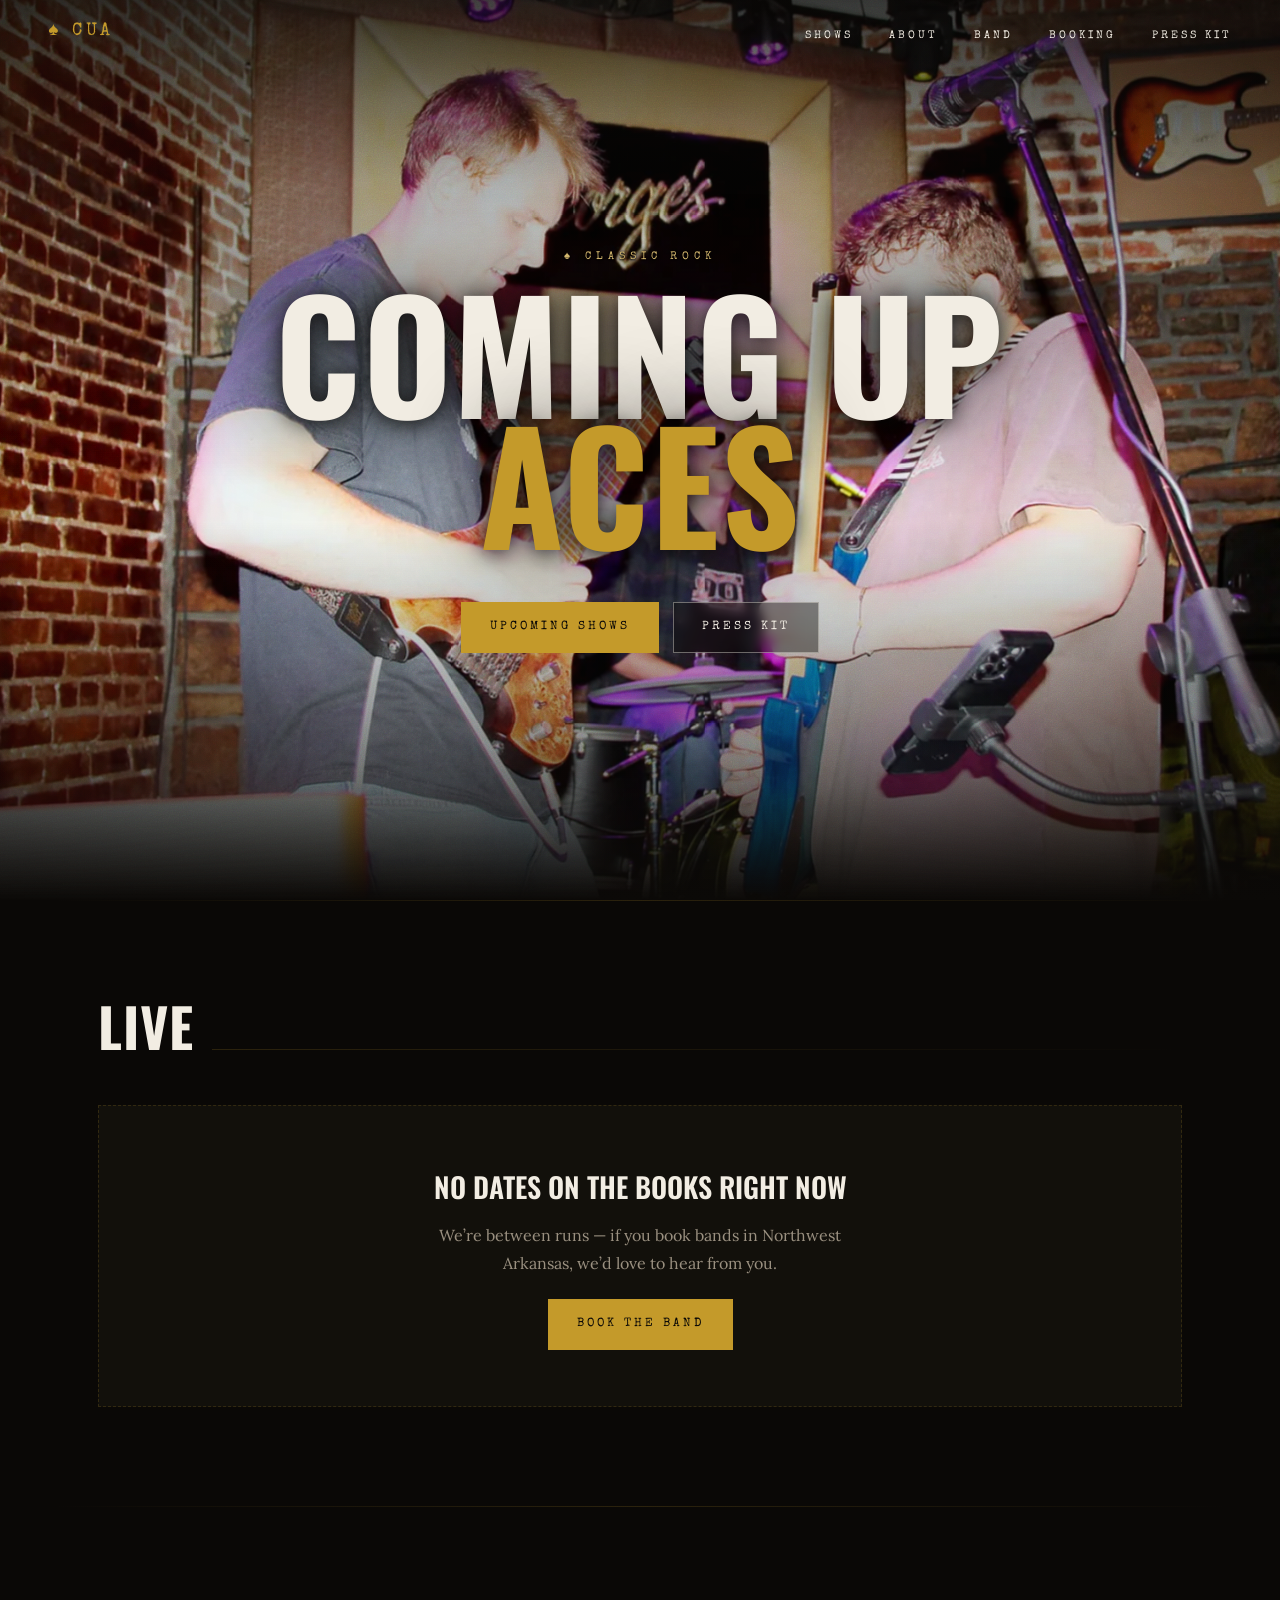
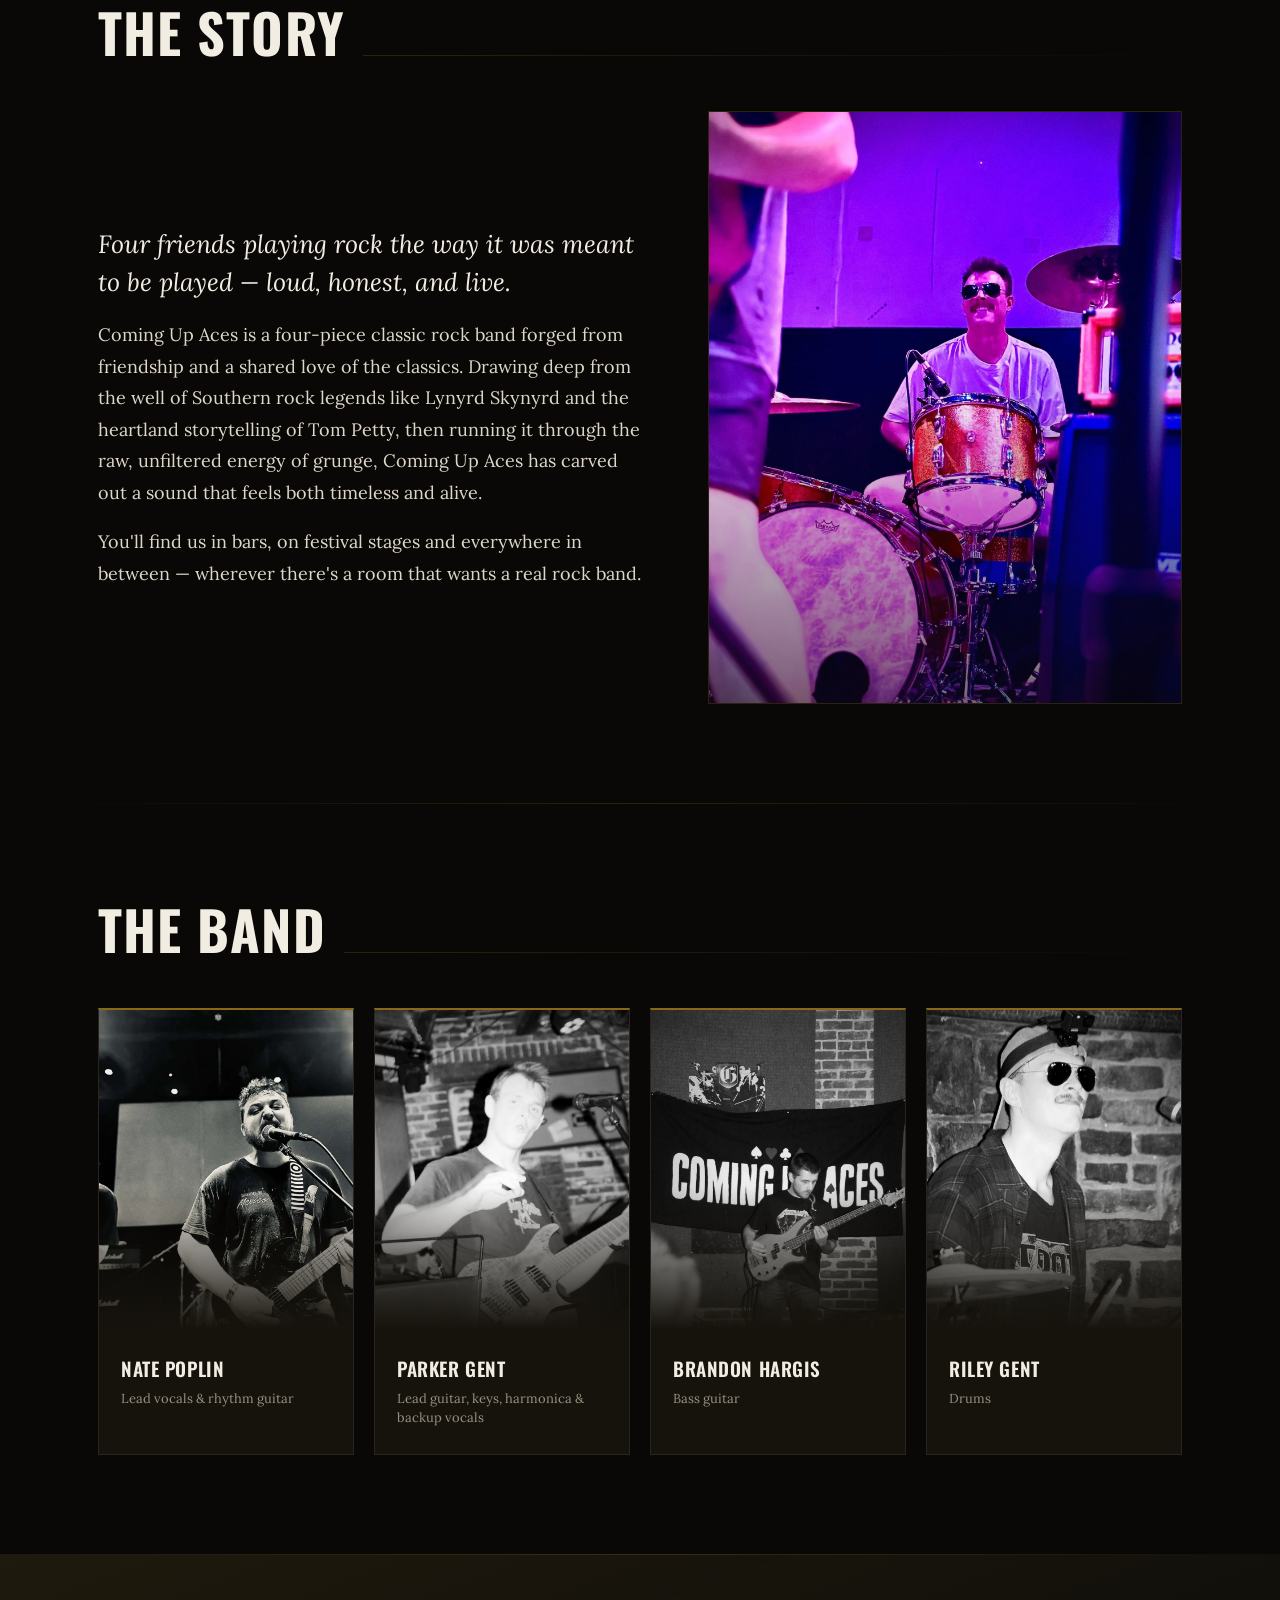
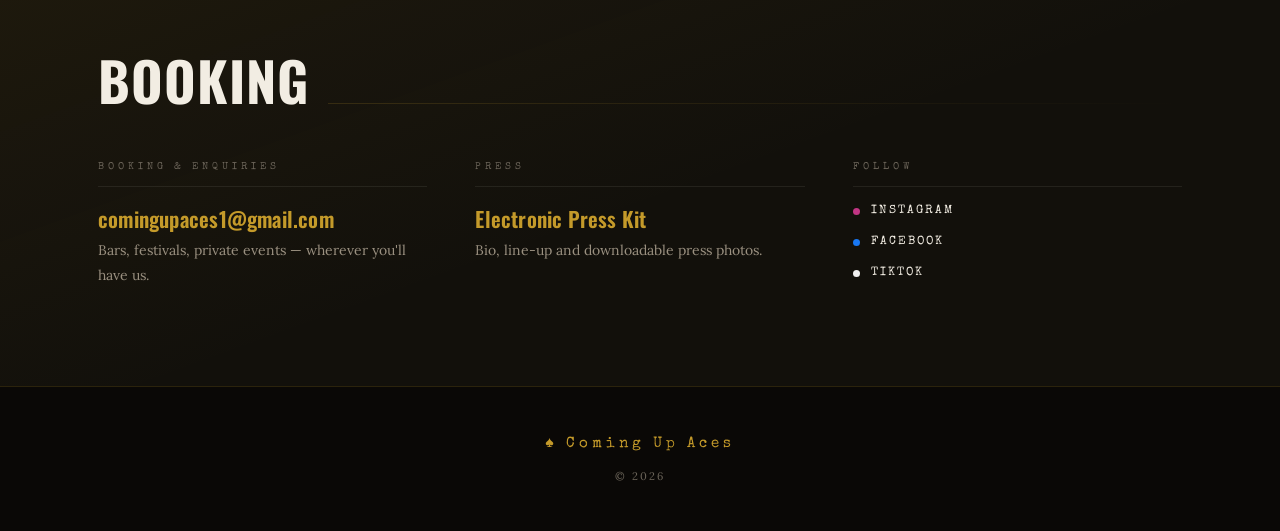
<file: index.html>
<!DOCTYPE html>
<html lang="en">
<head>
<meta charset="UTF-8">
<meta name="viewport" content="width=device-width, initial-scale=1.0">

<title>Coming Up Aces — Classic Rock Band</title>
<meta name="description" content="Coming Up Aces is a four-piece classic rock band — Southern rock roots, heartland storytelling, grunge energy. Upcoming shows, video and booking.">

<!-- Link previews. Without these, comingupaces.net posted to Instagram or sent
     in a text renders as a bare grey link. photos/og.jpg is a stable filename
     regenerated by `cua.py sync-photos`, so it never goes stale. -->
<meta property="og:type" content="website">
<meta property="og:site_name" content="Coming Up Aces">
<meta property="og:title" content="Coming Up Aces — Classic Rock Band">
<meta property="og:description" content="Southern rock roots, heartland storytelling, grunge energy. Upcoming shows, video and booking.">
<meta property="og:url" content="https://comingupaces.net/">
<meta property="og:image" content="https://comingupaces.net/photos/og.jpg">
<meta property="og:image:width" content="1200">
<meta property="og:image:height" content="630">
<meta name="twitter:card" content="summary_large_image">
<meta name="twitter:title" content="Coming Up Aces — Classic Rock Band">
<meta name="twitter:description" content="Southern rock roots, heartland storytelling, grunge energy.">
<meta name="twitter:image" content="https://comingupaces.net/photos/og.jpg">
<meta name="theme-color" content="#0a0806">

<!-- Gold spade on ink, inline so there's no extra request and no binary file. -->
<link rel="icon" href="data:image/svg+xml,%3Csvg xmlns='http://www.w3.org/2000/svg' viewBox='0 0 32 32'%3E%3Crect width='32' height='32' fill='%230a0806'/%3E%3Ctext x='16' y='25' font-size='26' text-anchor='middle' fill='%23C49A2A'%3E%E2%99%A0%3C/text%3E%3C/svg%3E">

<link rel="preconnect" href="https://fonts.googleapis.com">
<link rel="preconnect" href="https://fonts.gstatic.com" crossorigin>
<link href="https://fonts.googleapis.com/css2?family=Oswald:wght@400;600;700&family=Lora:ital,wght@0,400;0,600;1,400&family=Special+Elite&display=swap" rel="stylesheet">

<!-- CUA:HERO-PRELOAD:START -->
    <link rel="preload" as="image" href="photos/gallery/slide-8fb9500a56-2560.webp" imagesrcset="photos/gallery/slide-8fb9500a56-1280.webp 1280w, photos/gallery/slide-8fb9500a56-1920.webp 1920w, photos/gallery/slide-8fb9500a56-2560.webp 2560w" imagesizes="100vw" fetchpriority="high">
    <!-- CUA:HERO-PRELOAD:END -->

<link rel="stylesheet" href="style.css">
</head>
<body>

<a class="skip" href="#main">Skip to content</a>

<nav class="nav">
  <a href="#home" class="nav-logo">&spades; CUA</a>
  <button class="nav-toggle" type="button" aria-expanded="false"
          aria-controls="nav-links" aria-label="Menu"><span></span></button>
  <ul class="nav-links" id="nav-links">
    <li><a href="#shows">Shows</a></li>
    <li><a href="#videos">Videos</a></li>
    <li><a href="#about">About</a></li>
    <li><a href="#band">Band</a></li>
    <li><a href="#booking">Booking</a></li>
    <li><a href="epk.html">Press Kit</a></li>
  </ul>
</nav>

<main id="main">

<!-- ═══ HERO ═══ -->
<section id="home" class="hero grain">
  <!-- Slide 1 ships in the HTML and is preloaded above: the hero photo is this
       page's largest contentful paint, so it must not wait on gallery.json.
       app.js appends the remaining slides and runs the rotation. -->
  <div class="hero-slides" id="hero-slides" aria-hidden="true">
    <!-- CUA:HERO-FIRST:START -->
    <img class="slide is-active" src="photos/gallery/slide-8fb9500a56-2560.webp" srcset="photos/gallery/slide-8fb9500a56-1280.webp 1280w, photos/gallery/slide-8fb9500a56-1920.webp 1920w, photos/gallery/slide-8fb9500a56-2560.webp 2560w" sizes="100vw" alt="Coming Up Aces — twin guitars" fetchpriority="high" decoding="async" style="background-image:url([data-uri]);background-size:cover;background-position:center 32%">
    <!-- CUA:HERO-FIRST:END -->
  </div>
  <div class="hero-scrim"></div>

  <div class="hero-inner">
    <div class="hero-eyebrow eyebrow halo"><span class="spade">&spades;</span>Classic Rock</div>
    <h1 class="hero-name">Coming Up <span>Aces</span></h1>
    <div class="hero-cta">
      <a href="#shows" class="btn btn-solid">Upcoming Shows</a>
      <a href="epk.html" class="btn btn-quiet">Press Kit</a>
    </div>
  </div>

</section>

<!-- ═══ SHOWS ═══ -->
<section id="shows">
  <div class="shell">
    <div class="section-head reveal">
      <h2 class="section-title">Live</h2>
    </div>
    <!-- app.js renders the next show plus the rest of the run in here. -->
    <div id="show-list"></div>
  </div>
</section>

<!-- ═══ VIDEOS ═══ -->
<!-- app.js removes this whole section, and its nav link, when videos.json has
     nothing playable in it. -->
<section id="videos">
  <div class="shell">
    <div class="section-head reveal">
      <h2 class="section-title">Watch</h2>
    </div>
    <div class="video-grid" id="video-grid"></div>
  </div>
</section>

<!-- ═══ ABOUT ═══ -->
<section id="about">
  <div class="shell">
    <div class="section-head reveal">
      <h2 class="section-title">The Story</h2>
    </div>
    <div class="about-grid">
      <div class="about-copy reveal">
        <p class="lede">Four friends playing rock the way it was meant to be played —
          loud, honest, and live.</p>
        <p>Coming Up Aces is a four-piece classic rock band forged from friendship and a
          shared love of the classics. Drawing deep from the well of Southern rock legends
          like Lynyrd Skynyrd and the heartland storytelling of Tom Petty, then running it
          through the raw, unfiltered energy of grunge, Coming Up Aces has carved out a
          sound that feels both timeless and alive.</p>
        <p>You'll find us in bars, on festival stages and everywhere in between —
          wherever there's a room that wants a real rock band.</p>
      </div>
      <div class="about-photo reveal">
        <img src="photos/press-2.webp" alt="Coming Up Aces performing live" loading="lazy" decoding="async">
      </div>
    </div>
  </div>
</section>

<!-- ═══ BAND ═══ -->
<section id="band">
  <div class="shell">
    <div class="section-head reveal">
      <h2 class="section-title">The Band</h2>
    </div>
    <!-- photos/member-*.webp are fixed-name stills written by
         `cua.py optimize-stills`. The .initial letter stays as the fallback the
         card shows underneath while the photo loads, or if one ever 404s. -->
    <div class="band-grid">
      <div class="member reveal">
        <div class="portrait"><span class="initial">N</span>
          <img src="photos/member-nate.webp" alt="Nate Poplin singing live" loading="lazy" decoding="async" width="900" height="1200"></div>
        <div class="member-text">
          <div class="name">Nate Poplin</div>
          <div class="role">Lead vocals &amp; rhythm guitar</div>
        </div>
      </div>
      <div class="member reveal">
        <div class="portrait"><span class="initial">P</span>
          <img src="photos/member-parker.webp" alt="Parker Gent playing lead guitar" loading="lazy" decoding="async" width="900" height="1350"></div>
        <div class="member-text">
          <div class="name">Parker Gent</div>
          <div class="role">Lead guitar, keys, harmonica &amp; backup vocals</div>
        </div>
      </div>
      <div class="member reveal">
        <div class="portrait"><span class="initial">B</span>
          <img src="photos/member-brandon.webp" alt="Brandon Hargis on bass in front of the band banner" loading="lazy" decoding="async" width="900" height="1350"></div>
        <div class="member-text">
          <div class="name">Brandon Hargis</div>
          <div class="role">Bass guitar</div>
        </div>
      </div>
      <div class="member reveal">
        <div class="portrait"><span class="initial">R</span>
          <img src="photos/member-riley.webp" alt="Riley Gent behind the drum kit" loading="lazy" decoding="async" width="900" height="1350"></div>
        <div class="member-text">
          <div class="name">Riley Gent</div>
          <div class="role">Drums</div>
        </div>
      </div>
    </div>
  </div>
</section>

<!-- ═══ BOOKING ═══ -->
<section id="booking" class="booking">
  <div class="shell">
    <div class="section-head reveal">
      <h2 class="section-title">Booking</h2>
    </div>
    <div class="booking-grid">
      <div class="booking-block reveal">
        <div class="label">Booking &amp; Enquiries</div>
        <a class="big" href="mailto:comingupaces1@gmail.com">comingupaces1@gmail.com</a>
        <p>Bars, festivals, private events — wherever you'll have us.</p>
      </div>
      <div class="booking-block reveal">
        <div class="label">Press</div>
        <a class="big" href="epk.html">Electronic Press Kit</a>
        <p>Bio, line-up and downloadable press photos.</p>
      </div>
      <div class="booking-block reveal">
        <div class="label">Follow</div>
        <div class="socials">
          <a class="social" href="https://www.instagram.com/comingupaces_/" target="_blank" rel="noopener">
            <span class="dot" style="background:#C13584;"></span>Instagram
          </a>
          <a class="social" href="https://www.facebook.com/profile.php?id=61589341584705" target="_blank" rel="noopener">
            <span class="dot" style="background:#1877F2;"></span>Facebook
          </a>
          <a class="social" href="https://www.tiktok.com/@coming_up_aces" target="_blank" rel="noopener">
            <span class="dot" style="background:#f0f0f0;"></span>TikTok
          </a>
        </div>
      </div>
    </div>
  </div>
</section>

</main>

<footer class="footer">
  <div class="footer-logo">&spades; Coming Up Aces</div>
  <!-- The #year span is filled in by app.js — keep it. -->
  <div class="footer-text">&copy;&nbsp;<span id="year"></span></div>
</footer>

<script src="app.js"></script>
</body>
</html>
</file>
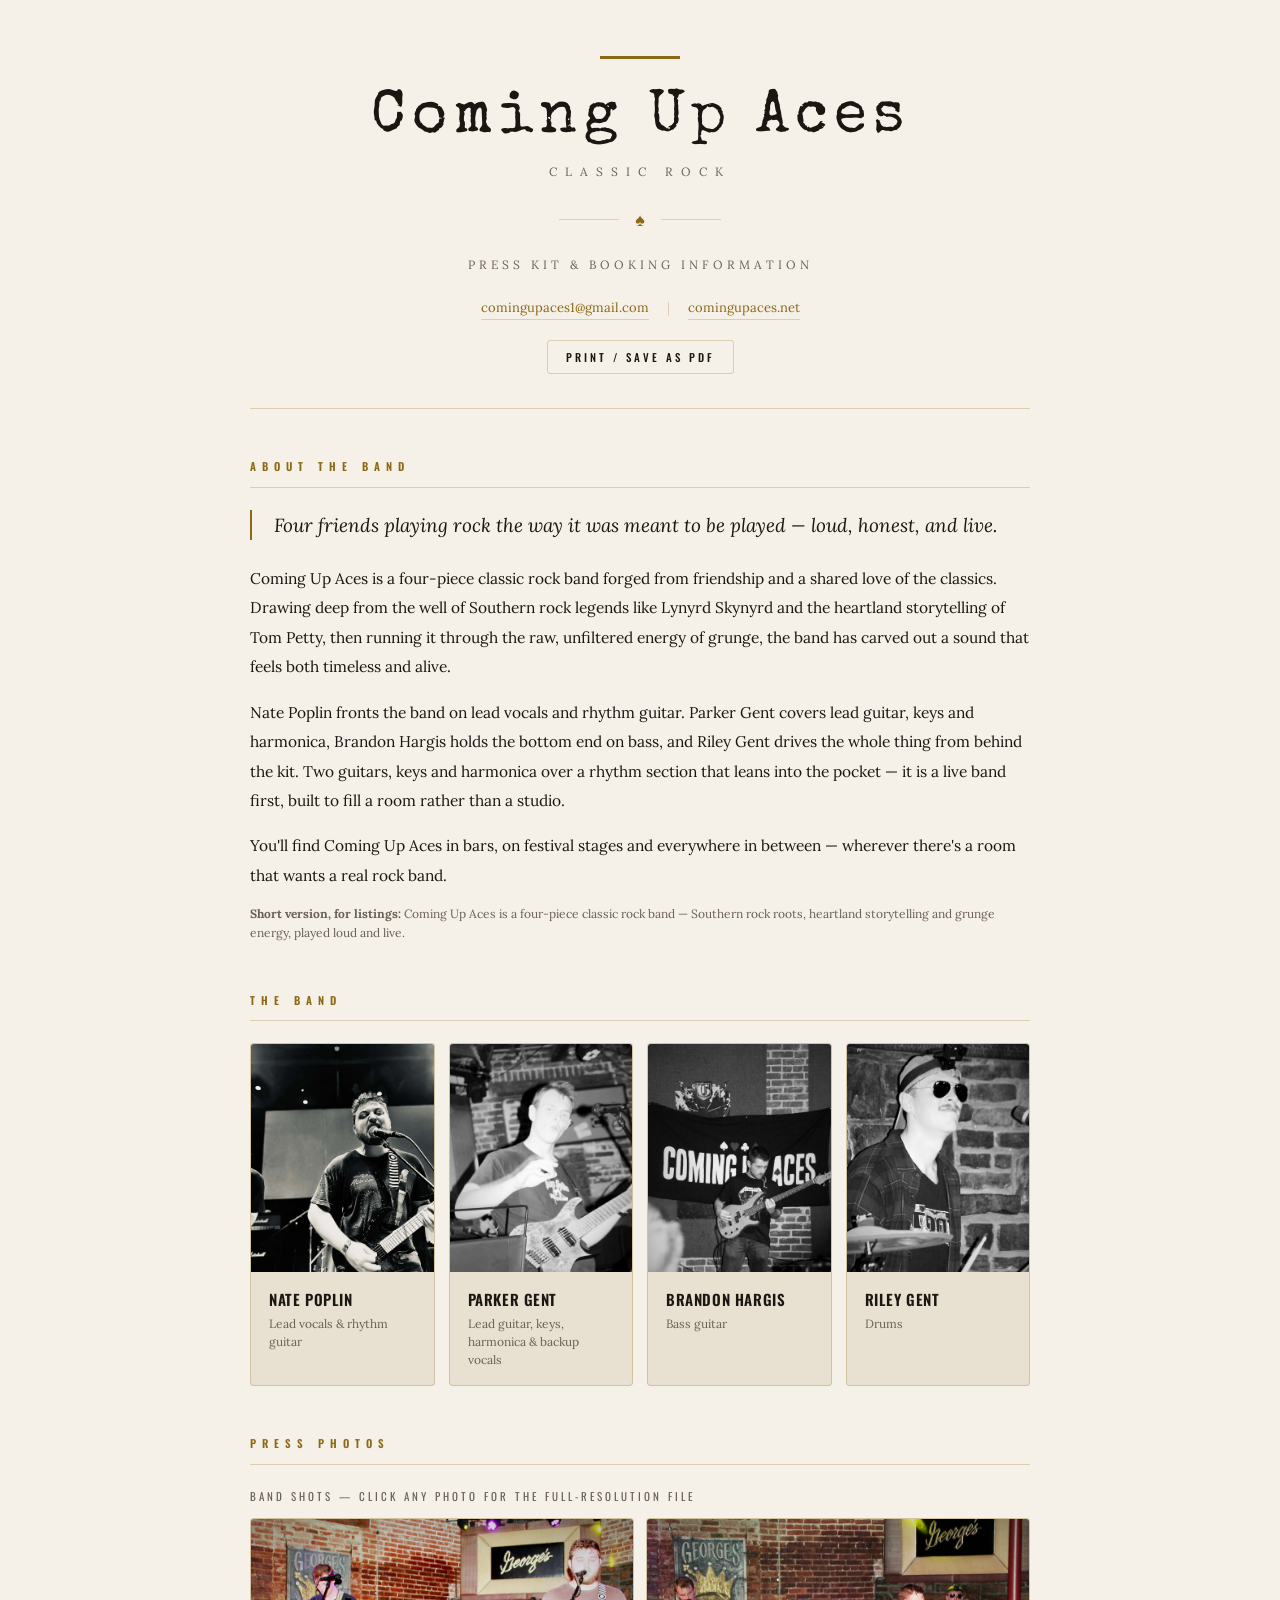
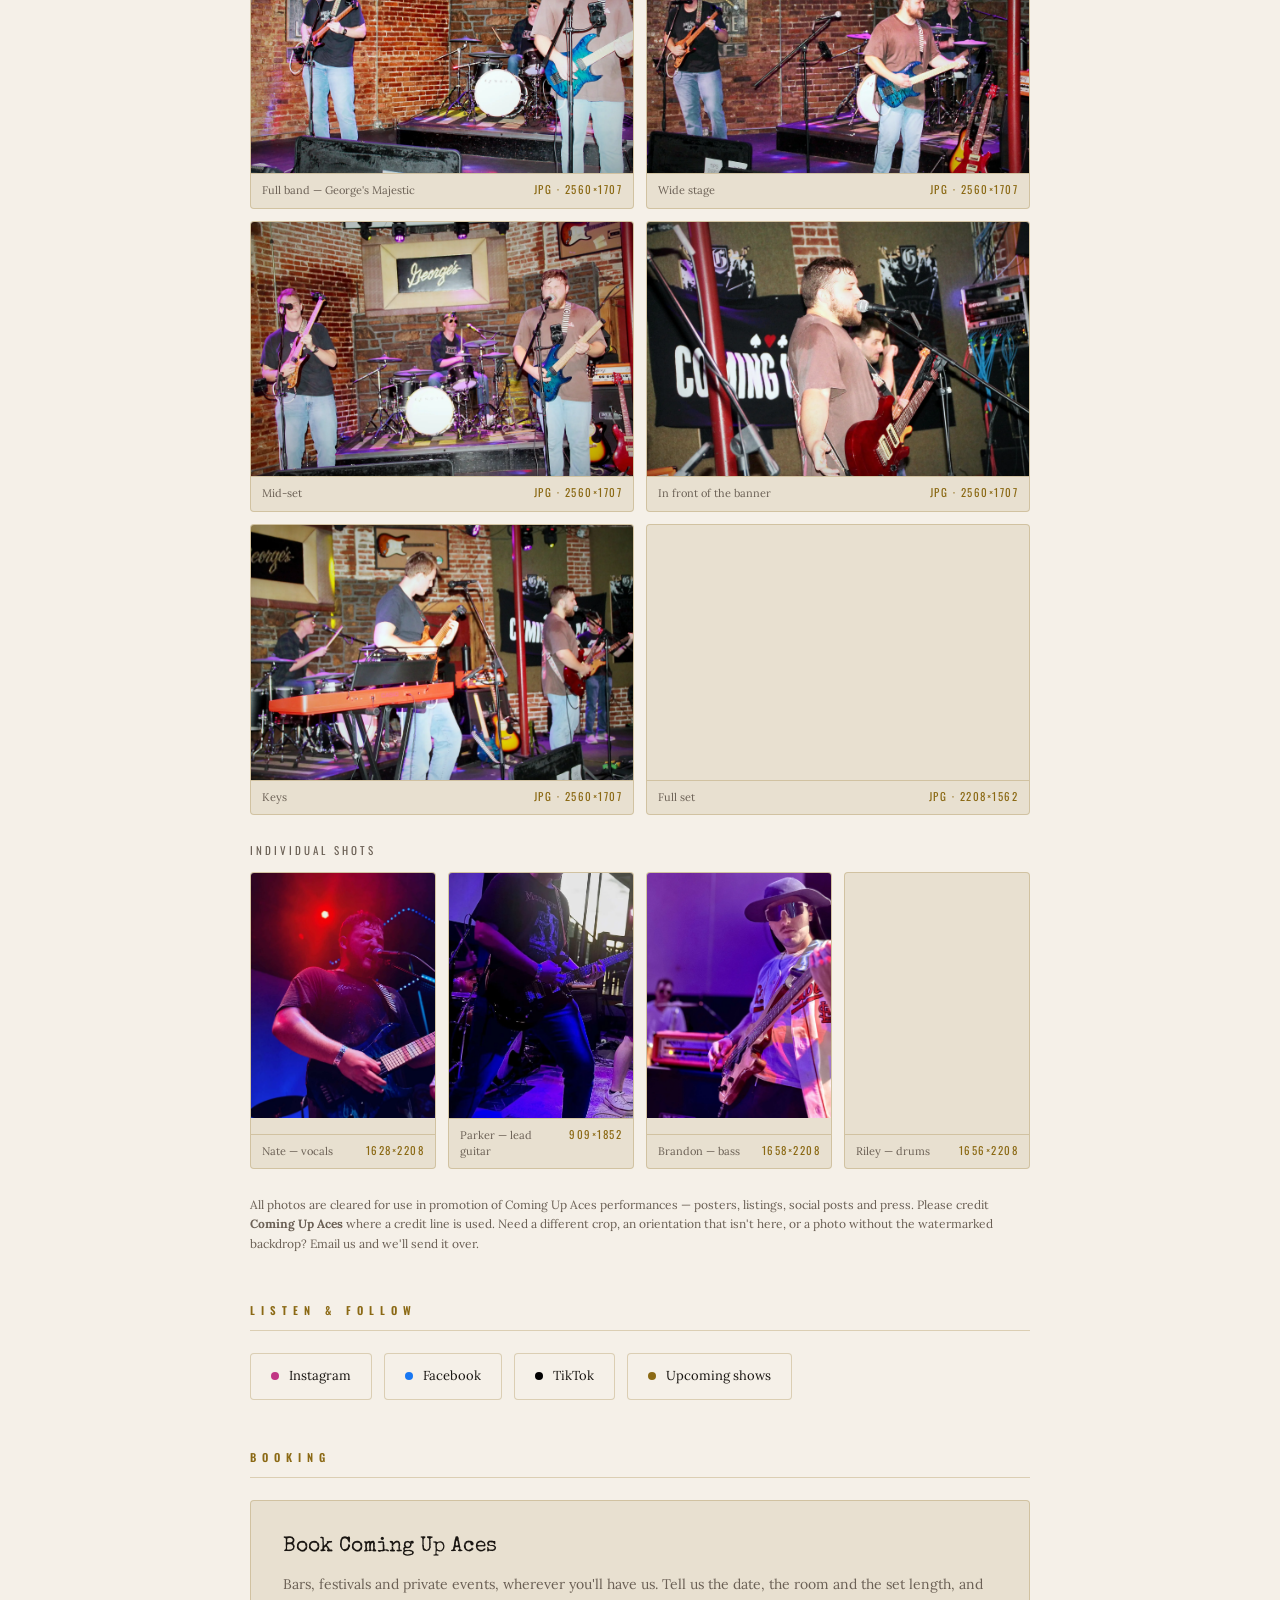
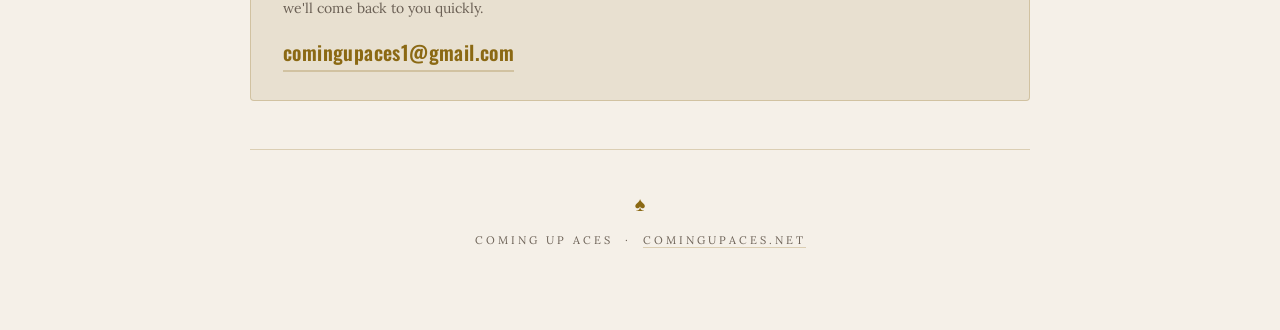
<file: epk.html>
<!DOCTYPE html>
<html lang="en">
<head>
<meta charset="UTF-8">
<meta name="viewport" content="width=device-width, initial-scale=1.0">
<title>Coming Up Aces — Press Kit</title>
<meta name="description" content="Electronic press kit for Coming Up Aces, a four-piece classic rock band: bio, line-up, high-resolution press photos and booking contact.">

<!--
  Photo setup:
  - Fixed-name stills live in /photos: hero, press-1 … press-10, member-<firstname>.
    Replace a file keeping its exact name and capitalisation (Cloud Run is
    case-sensitive), then run: python scripts/cua.py optimize-stills
    That writes the .webp copies this page displays. The .JPG originals stay in
    place because this page links them directly as the hi-res downloads.
  - press-5, 6, 8, 9 and 10 were promoted out of the hero slideshow, so they are
    re-encodes of the 2560px gallery slides rather than camera originals. Drop the
    originals over those names and re-run optimize-stills to upgrade them; nothing
    on this page has to change.

  This page is deliberately a LIGHT, print-oriented theme while the site is
  dark: it exists to be printed or emailed to a venue. Its darker gold
  (#8B6914 — style.css calls the same colour --gold-deep) is the correct
  accent on cream; the site's brighter #C49A2A would wash out here. Same
  palette, different half of it. It keeps its own styles for that reason.

  There is no stage plot here on purpose. A draft one shipped on 2026-09-11 and was
  pulled the same day: it is being built separately and plugged in later, so don't
  re-add an inline copy. See wiki/projects/coming-up-aces.md, "Stage plot (deferred)".
-->

<link rel="icon" href="data:image/svg+xml,%3Csvg xmlns='http://www.w3.org/2000/svg' viewBox='0 0 32 32'%3E%3Crect width='32' height='32' fill='%230a0806'/%3E%3Ctext x='16' y='25' font-size='26' text-anchor='middle' fill='%23C49A2A'%3E%E2%99%A0%3C/text%3E%3C/svg%3E">

<meta property="og:type" content="website">
<meta property="og:site_name" content="Coming Up Aces">
<meta property="og:title" content="Coming Up Aces — Press Kit">
<meta property="og:description" content="Bio, line-up, high-resolution press photos and booking contact.">
<meta property="og:url" content="https://comingupaces.net/epk">
<meta property="og:image" content="https://comingupaces.net/photos/og.jpg">
<meta name="twitter:card" content="summary_large_image">
<meta name="twitter:image" content="https://comingupaces.net/photos/og.jpg">

<link rel="preconnect" href="https://fonts.googleapis.com">
<link rel="preconnect" href="https://fonts.gstatic.com" crossorigin>
<link href="https://fonts.googleapis.com/css2?family=Oswald:wght@500;600&family=Special+Elite&family=Lora:ital,wght@0,400;0,600;1,400&display=swap" rel="stylesheet">
<style>
  *, *::before, *::after { box-sizing: border-box; margin: 0; padding: 0; }

  :root {
    --gold: #8B6914;
    --gold-light: #C49A2A;
    --ink: #1a1612;
    --cream: #f5f0e8;
    --warm-mid: #e8e0d0;
    --muted: #6b6055;
    --border: rgba(139,105,20,0.25);
    --line: rgba(26,22,18,0.12);
    --display: 'Oswald', 'Arial Narrow', sans-serif;
  }

  body {
    background: var(--cream);
    color: var(--ink);
    font-family: 'Lora', Georgia, serif;
    line-height: 1.75;
  }

  a { color: var(--gold); }

  /* ── PAGE WRAPPER ── */
  .page {
    max-width: 860px;
    margin: 0 auto;
    padding: 56px 40px 80px;
  }

  /* ── HEADER ── */
  .header {
    text-align: center;
    padding-bottom: 34px;
    border-bottom: 1px solid var(--border);
    margin-bottom: 48px;
    position: relative;
  }
  .header::before {
    content: '';
    display: block;
    width: 80px;
    height: 3px;
    background: var(--gold);
    margin: 0 auto 30px;
  }
  .band-name {
    font-family: 'Special Elite', serif;
    font-size: 60px;
    letter-spacing: 6px;
    color: var(--ink);
    line-height: 1;
    margin-bottom: 12px;
  }
  .band-sub {
    font-size: 12px;
    letter-spacing: 8px;
    text-transform: uppercase;
    color: var(--muted);
    margin-bottom: 22px;
  }
  .header-rule {
    display: flex;
    align-items: center;
    gap: 16px;
    justify-content: center;
    margin-bottom: 18px;
  }
  .header-rule::before, .header-rule::after {
    content: '';
    display: block;
    width: 60px;
    height: 1px;
    background: var(--border);
  }
  .spade { color: var(--gold); font-size: 18px; }
  .kit-label {
    font-size: 12px;
    letter-spacing: 4px;
    text-transform: uppercase;
    color: var(--muted);
    margin-bottom: 22px;
  }
  /* Contact where a booker looks for it first — the top of page one. */
  .header-contact {
    display: flex;
    flex-wrap: wrap;
    justify-content: center;
    align-items: center;
    gap: 8px 18px;
    font-size: 13px;
    color: var(--muted);
  }
  .header-contact a { text-decoration: none; border-bottom: 1px solid var(--border); }
  .header-contact a:hover { border-bottom-color: var(--gold); }
  .header-contact .sep { color: var(--border); }

  .print-btn {
    display: inline-block;
    margin-top: 20px;
    padding: 8px 18px;
    font-family: var(--display);
    font-weight: 500;
    font-size: 11px;
    letter-spacing: 3px;
    text-transform: uppercase;
    color: var(--ink);
    background: none;
    border: 1px solid var(--border);
    border-radius: 3px;
    cursor: pointer;
  }
  .print-btn:hover { background: var(--warm-mid); }

  /* ── SECTION ── */
  .section { margin-bottom: 48px; }
  .section-label {
    font-family: var(--display);
    font-size: 11px;
    letter-spacing: 6px;
    text-transform: uppercase;
    color: var(--gold);
    font-weight: 600;
    padding-bottom: 10px;
    border-bottom: 1px solid var(--border);
    margin-bottom: 22px;
  }
  .note {
    font-size: 12px;
    color: var(--muted);
    line-height: 1.6;
    margin-top: 14px;
  }

  /* ── BIO ── */
  .bio-lede {
    font-size: 19px;
    font-style: italic;
    line-height: 1.6;
    color: var(--ink);
    border-left: 2px solid var(--gold);
    padding-left: 22px;
    margin-bottom: 24px;
  }
  .bio p { font-size: 15.5px; line-height: 1.9; }
  .bio p + p { margin-top: 16px; }

  /* ── BAND GRID ── */
  .band-grid {
    display: grid;
    grid-template-columns: repeat(auto-fit, minmax(175px, 1fr));
    gap: 14px;
  }
  .member {
    background: var(--warm-mid);
    border: 1px solid var(--border);
    border-radius: 4px;
    overflow: hidden;
  }
  /* 4:5 so the four portraits line up whatever their source framing was. */
  .member-photo {
    display: block;
    width: 100%;
    /* height:auto is load-bearing. The width/height attributes on the img are
       presentational hints; width:100% overrides the width one but the height
       hint survives, pinning the box at 1350px and making aspect-ratio inert. */
    height: auto;
    aspect-ratio: 4 / 5;
    object-fit: cover;
    object-position: center 26%;
    background: var(--warm-mid);
  }
  .member-text { padding: 14px 18px 16px; }
  .member-name {
    font-family: var(--display);
    font-weight: 600;
    font-size: 15px;
    letter-spacing: 0.04em;
    text-transform: uppercase;
    color: var(--ink);
    margin-bottom: 3px;
  }
  .member-role { font-size: 12px; color: var(--muted); line-height: 1.5; }

  /* ── PHOTO GRID ── */
  .grid-heading {
    font-family: var(--display);
    font-size: 11px;
    letter-spacing: 3px;
    text-transform: uppercase;
    color: var(--muted);
    margin-bottom: 12px;
  }
  .grid-heading + .photo-grid { margin-bottom: 26px; }
  .photo-grid { display: grid; gap: 12px; }
  .photo-grid.wide { grid-template-columns: repeat(2, 1fr); }
  .photo-grid.tall { grid-template-columns: repeat(4, 1fr); }

  /* The whole tile is the download link — a booker should not have to hunt for
     a separate icon. href points at the .JPG original, not the .webp on screen. */
  .shot {
    display: flex;
    flex-direction: column;
    background: var(--warm-mid);
    border: 1px solid var(--border);
    border-radius: 4px;
    overflow: hidden;
    text-decoration: none;
    color: inherit;
  }
  .shot:hover { border-color: var(--gold); }
  /* height:auto, not 100%: the tile is a stretched grid item, so a 100%-height
     image eats the whole tile and shoves the caption strip out of the clip. */
  .shot img { display: block; width: 100%; height: auto; object-fit: cover; }
  .photo-grid.wide .shot img { aspect-ratio: 3 / 2; }
  .photo-grid.tall .shot img { aspect-ratio: 3 / 4; }
  .shot-meta {
    display: flex;
    margin-top: auto;
    justify-content: space-between;
    align-items: baseline;
    gap: 8px;
    padding: 8px 11px 9px;
    font-size: 11px;
    line-height: 1.4;
    color: var(--muted);
    border-top: 1px solid var(--border);
  }
  .shot-meta .dl {
    font-family: var(--display);
    letter-spacing: 1.5px;
    text-transform: uppercase;
    color: var(--gold);
    white-space: nowrap;
  }

  /* ── SOCIALS ── */
  .social-row { display: flex; flex-wrap: wrap; gap: 12px; }
  .social-btn {
    display: inline-flex;
    align-items: center;
    gap: 10px;
    padding: 11px 20px;
    border: 1px solid var(--border);
    border-radius: 4px;
    font-size: 13px;
    color: var(--ink);
    text-decoration: none;
    background: var(--cream);
    transition: background 0.15s;
  }
  .social-btn:hover { background: var(--warm-mid); }
  .dot { width: 8px; height: 8px; border-radius: 50%; display: inline-block; flex-shrink: 0; }

  /* ── BOOKING ── */
  .booking-card {
    background: var(--warm-mid);
    border: 1px solid var(--border);
    border-radius: 4px;
    padding: 28px 32px;
  }
  .booking-title {
    font-family: 'Special Elite', serif;
    font-size: 21px;
    color: var(--ink);
    margin-bottom: 6px;
  }
  .booking-sub { font-size: 14px; color: var(--muted); }
  .booking-mail {
    display: inline-block;
    margin-top: 14px;
    font-family: var(--display);
    font-weight: 600;
    font-size: 20px;
    letter-spacing: 0.02em;
    color: var(--gold);
    text-decoration: none;
    border-bottom: 2px solid var(--border);
    word-break: break-word;
  }
  .booking-mail:hover { border-bottom-color: var(--gold); }

  /* ── FOOTER ── */
  .footer {
    text-align: center;
    padding-top: 36px;
    border-top: 1px solid var(--border);
    margin-top: 12px;
  }
  .footer-spade { font-size: 20px; color: var(--gold); margin-bottom: 10px; display: block; }
  .footer-text { font-size: 11px; letter-spacing: 3px; text-transform: uppercase; color: var(--muted); }
  .footer-text a { color: var(--muted); text-decoration: none; border-bottom: 1px solid var(--border); }

  @media (max-width: 720px) {
    .photo-grid.tall { grid-template-columns: repeat(2, 1fr); }
  }
  @media (max-width: 600px) {
    .page { padding: 40px 22px 60px; }
    .band-name { font-size: 38px; letter-spacing: 3px; }
    .photo-grid.wide { grid-template-columns: 1fr; }
  }

  /* ── PRINT ──
     This page's whole reason to exist is being printed or PDF'd and emailed to a
     venue, so it gets a real print sheet: white ground, no interactive chrome,
     and no section split across a page break. */
  @media print {
    @page { margin: 14mm; }
    body { background: #fff; font-size: 11pt; line-height: 1.55; }
    .page { max-width: none; padding: 0; }
    .print-btn, .social-row { display: none; }
    .section { margin-bottom: 26px; page-break-inside: avoid; }
    .header { margin-bottom: 26px; padding-bottom: 20px; }
    .band-name { font-size: 34pt; }
    .member, .booking-card, .shot { background: #fff; }
    .photo-grid.tall { grid-template-columns: repeat(4, 1fr); }
    .shot-meta .dl { display: none; }
    a { color: var(--ink); }
  }
</style>
</head>
<body>
<div class="page">

  <!-- HEADER -->
  <header class="header">
    <div class="band-name">Coming Up Aces</div>
    <div class="band-sub">Classic Rock</div>
    <div class="header-rule"><span class="spade">♠</span></div>
    <div class="kit-label">Press Kit &amp; Booking Information</div>
    <div class="header-contact">
      <a href="mailto:comingupaces1@gmail.com">comingupaces1@gmail.com</a>
      <span class="sep">|</span>
      <a href="https://comingupaces.net">comingupaces.net</a>
    </div>
    <button class="print-btn" type="button" onclick="window.print()">Print / Save as PDF</button>
  </header>

  <!-- BIO -->
  <section class="section">
    <div class="section-label">About the Band</div>
    <p class="bio-lede">Four friends playing rock the way it was meant to be played —
      loud, honest, and live.</p>
    <div class="bio">
      <p>Coming Up Aces is a four-piece classic rock band forged from friendship and a
        shared love of the classics. Drawing deep from the well of Southern rock legends
        like Lynyrd Skynyrd and the heartland storytelling of Tom Petty, then running it
        through the raw, unfiltered energy of grunge, the band has carved out a sound that
        feels both timeless and alive.</p>
      <p>Nate Poplin fronts the band on lead vocals and rhythm guitar. Parker Gent covers
        lead guitar, keys and harmonica, Brandon Hargis holds the bottom end on bass, and
        Riley Gent drives the whole thing from behind the kit. Two guitars, keys and harmonica
        over a rhythm section that leans into the pocket — it is a live band first, built to fill
        a room rather than a studio.</p>
      <p>You'll find Coming Up Aces in bars, on festival stages and everywhere in between —
        wherever there's a room that wants a real rock band.</p>
    </div>
    <p class="note"><strong>Short version, for listings:</strong> Coming Up Aces is a four-piece
      classic rock band — Southern rock roots, heartland storytelling and grunge energy, played
      loud and live.</p>
  </section>

  <!-- BAND -->
  <section class="section">
    <div class="section-label">The Band</div>
    <div class="band-grid">
      <div class="member">
        <img class="member-photo" src="photos/member-nate.webp" alt="Nate Poplin singing live" loading="lazy" decoding="async" width="900" height="1200">
        <div class="member-text">
          <div class="member-name">Nate Poplin</div>
          <div class="member-role">Lead vocals &amp; rhythm guitar</div>
        </div>
      </div>
      <div class="member">
        <img class="member-photo" src="photos/member-parker.webp" alt="Parker Gent playing lead guitar" loading="lazy" decoding="async" width="900" height="1350">
        <div class="member-text">
          <div class="member-name">Parker Gent</div>
          <div class="member-role">Lead guitar, keys, harmonica &amp; backup vocals</div>
        </div>
      </div>
      <div class="member">
        <img class="member-photo" src="photos/member-brandon.webp" alt="Brandon Hargis on bass in front of the band banner" loading="lazy" decoding="async" width="900" height="1350">
        <div class="member-text">
          <div class="member-name">Brandon Hargis</div>
          <div class="member-role">Bass guitar</div>
        </div>
      </div>
      <div class="member">
        <img class="member-photo" src="photos/member-riley.webp" alt="Riley Gent behind the drum kit" loading="lazy" decoding="async" width="900" height="1350">
        <div class="member-text">
          <div class="member-name">Riley Gent</div>
          <div class="member-role">Drums</div>
        </div>
      </div>
    </div>
  </section>

  <!-- PRESS PHOTOS -->
  <section class="section">
    <div class="section-label">Press Photos</div>

    <div class="grid-heading">Band shots — click any photo for the full-resolution file</div>
    <div class="photo-grid wide">
      <a class="shot" href="photos/press-5.JPG" download>
        <img src="photos/press-5.webp" alt="The full band on stage beneath the George's Majestic sign" loading="lazy" decoding="async">
        <span class="shot-meta"><span>Full band — George's Majestic</span><span class="dl">JPG · 2560×1707</span></span>
      </a>
      <a class="shot" href="photos/press-6.JPG" download>
        <img src="photos/press-6.webp" alt="Wide view of the stage with the George's Majestic sign overhead" loading="lazy" decoding="async">
        <span class="shot-meta"><span>Wide stage</span><span class="dl">JPG · 2560×1707</span></span>
      </a>
      <a class="shot" href="photos/press-8.JPG" download>
        <img src="photos/press-8.webp" alt="Three of the band spread across the stage under purple light" loading="lazy" decoding="async">
        <span class="shot-meta"><span>Mid-set</span><span class="dl">JPG · 2560×1707</span></span>
      </a>
      <a class="shot" href="photos/press-9.JPG" download>
        <img src="photos/press-9.webp" alt="Singing into the mic in front of the Coming Up Aces banner" loading="lazy" decoding="async">
        <span class="shot-meta"><span>In front of the banner</span><span class="dl">JPG · 2560×1707</span></span>
      </a>
      <a class="shot" href="photos/press-10.JPG" download>
        <img src="photos/press-10.webp" alt="Red electric keyboard in the foreground, the rest of the band playing behind" loading="lazy" decoding="async">
        <span class="shot-meta"><span>Keys</span><span class="dl">JPG · 2560×1707</span></span>
      </a>
      <a class="shot" href="photos/hero.JPG" download>
        <img src="photos/hero.webp" alt="Coming Up Aces playing a full set under stage lights" loading="lazy" decoding="async">
        <span class="shot-meta"><span>Full set</span><span class="dl">JPG · 2208×1562</span></span>
      </a>
    </div>

    <div class="grid-heading">Individual shots</div>
    <div class="photo-grid tall">
      <a class="shot" href="photos/press-1.JPG" download>
        <img src="photos/press-1.webp" alt="Nate Poplin at the mic under red stage light" loading="lazy" decoding="async">
        <span class="shot-meta"><span>Nate — vocals</span><span class="dl">1628×2208</span></span>
      </a>
      <a class="shot" href="photos/press-4.JPG" download>
        <img src="photos/press-4.webp" alt="Parker Gent playing lead guitar under blue light" loading="lazy" decoding="async">
        <span class="shot-meta"><span>Parker — lead guitar</span><span class="dl">909×1852</span></span>
      </a>
      <a class="shot" href="photos/press-3.JPG" download>
        <img src="photos/press-3.webp" alt="Brandon Hargis playing bass in a wide-brim hat" loading="lazy" decoding="async">
        <span class="shot-meta"><span>Brandon — bass</span><span class="dl">1658×2208</span></span>
      </a>
      <a class="shot" href="photos/press-2.JPG" download>
        <img src="photos/press-2.webp" alt="Riley Gent behind the kit under purple light" loading="lazy" decoding="async">
        <span class="shot-meta"><span>Riley — drums</span><span class="dl">1656×2208</span></span>
      </a>
    </div>

    <p class="note">All photos are cleared for use in promotion of Coming Up Aces performances —
      posters, listings, social posts and press. Please credit <strong>Coming Up Aces</strong> where
      a credit line is used. Need a different crop, an orientation that isn't here, or a photo
      without the watermarked backdrop? Email us and we'll send it over.</p>
  </section>

  <!-- FOLLOW -->
  <section class="section">
    <div class="section-label">Listen &amp; Follow</div>
    <div class="social-row">
      <a class="social-btn" href="https://www.instagram.com/comingupaces_/" target="_blank" rel="noopener">
        <span class="dot" style="background:#C13584;"></span> Instagram
      </a>
      <a class="social-btn" href="https://www.facebook.com/profile.php?id=61589341584705" target="_blank" rel="noopener">
        <span class="dot" style="background:#1877F2;"></span> Facebook
      </a>
      <a class="social-btn" href="https://www.tiktok.com/@coming_up_aces" target="_blank" rel="noopener">
        <span class="dot" style="background:#010101;"></span> TikTok
      </a>
      <a class="social-btn" href="https://comingupaces.net#shows" target="_blank" rel="noopener">
        <span class="dot" style="background:#8B6914;"></span> Upcoming shows
      </a>
    </div>
  </section>

  <!-- BOOKING -->
  <section class="section">
    <div class="section-label">Booking</div>
    <div class="booking-card">
      <div class="booking-title">Book Coming Up Aces</div>
      <div class="booking-sub">Bars, festivals and private events, wherever you'll have us.
        Tell us the date, the room and the set length, and we'll come back to you quickly.</div>
      <a class="booking-mail" href="mailto:comingupaces1@gmail.com">comingupaces1@gmail.com</a>
    </div>
  </section>

  <!-- FOOTER -->
  <footer class="footer">
    <span class="footer-spade">♠</span>
    <div class="footer-text">Coming Up Aces &nbsp;·&nbsp;
      <a href="https://comingupaces.net">comingupaces.net</a></div>
  </footer>

</div>
</body>
</html>
</file>
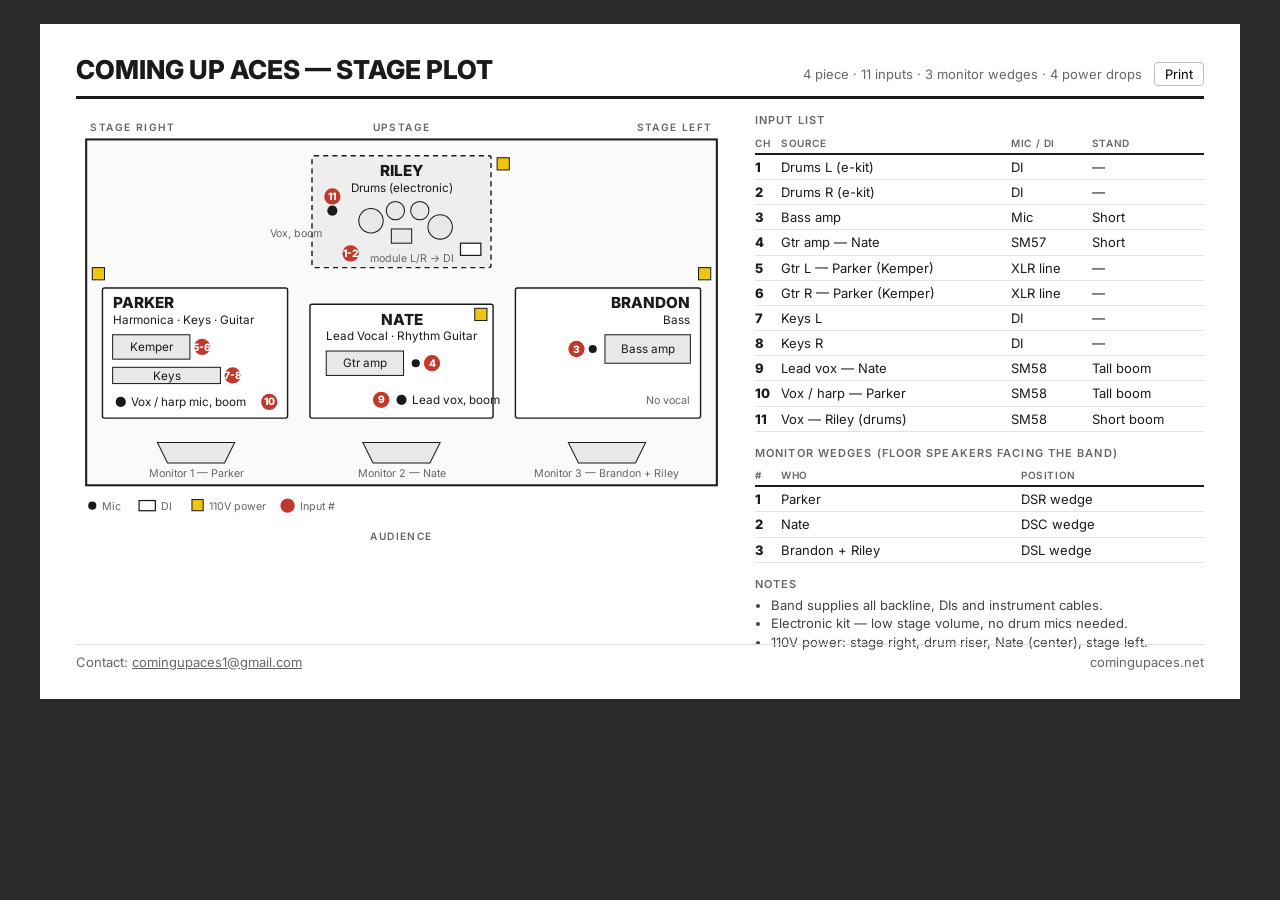
<file: stage-plot.html>
<!DOCTYPE html>
<html lang="en">
<head>
<meta charset="UTF-8">
<meta name="viewport" content="width=device-width, initial-scale=1.0">
<title>Coming Up Aces — Stage Plot</title>
<meta name="description" content="Stage plot and input list for Coming Up Aces.">
<!--
  Standalone stage plot (not inline in epk.html — see CLAUDE.md). One 16:9 slide, prints landscape.
  Confirmed layout: Parker SR (harmonica, keys, guitar via Kemper stereo to FOH — no amp mic),
  Nate DSC (lead vox, rhythm gtr), Brandon SL (bass, no vocal), Riley upstage centre on an e-kit.
  Follows the usual rider layout: plot from the audience view, numbered input list
  (drums → bass → guitars → keys → vocals), monitor mixes, contact.
-->
<link rel="icon" href="data:image/svg+xml,%3Csvg xmlns='http://www.w3.org/2000/svg' viewBox='0 0 32 32'%3E%3Crect width='32' height='32' fill='%230a0806'/%3E%3Ctext x='16' y='25' font-size='26' text-anchor='middle' fill='%23C49A2A'%3E%E2%99%A0%3C/text%3E%3C/svg%3E">
<link rel="preconnect" href="https://fonts.googleapis.com">
<link rel="preconnect" href="https://fonts.gstatic.com" crossorigin>
<link href="https://fonts.googleapis.com/css2?family=Inter:wght@400;600;800&display=swap" rel="stylesheet">
<style>
  *, *::before, *::after { box-sizing: border-box; margin: 0; padding: 0; }
  body { background: #2b2b2b; color: #1a1a1a; font-family: 'Inter', Arial, sans-serif; font-size: 13px; line-height: 1.4; }
  .slide { max-width: 1200px; aspect-ratio: 16 / 9; margin: 24px auto; padding: 28px 36px; background: #fff;
           display: flex; flex-direction: column; gap: 14px; }
  header { display: flex; justify-content: space-between; align-items: baseline; border-bottom: 3px solid #1a1a1a; padding-bottom: 8px; }
  h1 { font-weight: 800; font-size: 26px; }
  header .meta { color: #666; text-align: right; }
  .print { margin-left: 12px; font: inherit; background: none; border: 1px solid #bbb; border-radius: 4px; padding: 2px 10px; cursor: pointer; }
  .body { display: grid; grid-template-columns: 1.45fr 1fr; gap: 28px; flex: 1; min-height: 0; }
  svg { display: block; width: 100%; height: auto; }
  h2 { font-size: 11px; font-weight: 600; text-transform: uppercase; letter-spacing: .1em; color: #666; margin-bottom: 4px; }
  table { width: 100%; border-collapse: collapse; margin-bottom: 14px; }
  th { text-align: left; font-size: 10px; text-transform: uppercase; letter-spacing: .06em; color: #666; font-weight: 600;
       border-bottom: 2px solid #1a1a1a; padding: 3px 6px 3px 0; }
  td { padding: 3px 6px 3px 0; border-bottom: 1px solid #e3e3e3; }
  td:first-child { font-weight: 800; width: 26px; }
  .notes { color: #444; }
  .notes li { margin-left: 16px; }
  footer { color: #666; border-top: 1px solid #ddd; padding-top: 8px; display: flex; justify-content: space-between; }
  a { color: inherit; }
  @media (max-width: 860px) {
    body { background: #fff; } .slide { aspect-ratio: auto; margin: 0; padding: 18px 16px; }
    .body { grid-template-columns: 1fr; } .plot { overflow-x: auto; } .plot svg { min-width: 520px; }
    header, footer { flex-direction: column; gap: 4px; } header .meta { text-align: left; }
  }
  @media print {
    @page { size: landscape; margin: 0; }
    body { background: #fff; } .slide { margin: 0; max-width: none; } .print { display: none; }
  }
</style>
</head>
<body>
<div class="slide">
  <header>
    <h1>COMING UP ACES — STAGE PLOT</h1>
    <div class="meta">4 piece · 11 inputs · 3 monitor wedges · 4 power drops<button class="print" onclick="window.print()">Print</button></div>
  </header>

  <div class="body">
    <div class="plot">
      <svg viewBox="0 0 640 430" role="img" aria-label="Stage plot from the audience view. Riley on electronic drums upstage centre; Parker stage right on harmonica, keys and guitar through a Kemper; Nate downstage centre on lead vocal and rhythm guitar; Brandon stage left on bass. Three wedges downstage, power at stage right, drums and stage left.">
        <style>
          .stg { fill: #fafafa; stroke: #1a1a1a; stroke-width: 2; }
          .box { fill: #fff; stroke: #1a1a1a; stroke-width: 1.4; }
          .riser { fill: #eee; stroke: #1a1a1a; stroke-width: 1.4; stroke-dasharray: 5 4; }
          .gear { fill: #e8e8e8; stroke: #1a1a1a; stroke-width: 1; }
          .mic { fill: #1a1a1a; }
          .di { fill: #fff; stroke: #1a1a1a; stroke-width: 1.2; }
          .nm { font: 800 15px Inter, Arial, sans-serif; fill: #1a1a1a; }
          .t  { font: 400 11.5px Inter, Arial, sans-serif; fill: #1a1a1a; }
          .s  { font: 400 10.5px Inter, Arial, sans-serif; fill: #666; }
          .ch { font: 800 10px Inter, Arial, sans-serif; fill: #fff; }
          .chb { fill: #c0392b; }
          .edge { font: 600 10px Inter, Arial, sans-serif; letter-spacing: .14em; fill: #666; }
          .pwr { fill: #f1c40f; stroke: #1a1a1a; stroke-width: 1; }
        </style>

        <rect class="stg" x="10" y="26" width="620" height="340"/>
        <text class="edge" x="14" y="18">STAGE RIGHT</text>
        <text class="edge" x="320" y="18" text-anchor="middle">UPSTAGE</text>
        <text class="edge" x="626" y="18" text-anchor="end">STAGE LEFT</text>

        <!-- Riley -->
        <rect class="riser" x="232" y="42" width="176" height="110" rx="2"/>
        <text class="nm" x="320" y="62" text-anchor="middle">RILEY</text>
        <text class="t" x="320" y="78" text-anchor="middle">Drums (electronic)</text>
        <circle class="gear" cx="290" cy="106" r="12"/><circle class="gear" cx="314" cy="96" r="9"/>
        <circle class="gear" cx="338" cy="96" r="9"/><circle class="gear" cx="358" cy="112" r="12"/>
        <rect class="gear" x="310" y="114" width="20" height="14"/>
        <rect class="di" x="378" y="128" width="20" height="12"/><text class="s" x="372" y="146" text-anchor="end">module L/R → DI</text>
        <circle class="chb" cx="270" cy="138" r="8"/><text class="ch" x="270" y="141.5" text-anchor="middle">1-2</text>
        <circle class="mic" cx="252" cy="96" r="5"/><text class="s" x="242" y="122" text-anchor="end">Vox, boom</text>
        <circle class="chb" cx="252" cy="82" r="8"/><text class="ch" x="252" y="85.5" text-anchor="middle">11</text>

        <!-- Parker -->
        <rect class="box" x="26" y="172" width="182" height="128" rx="2"/>
        <text class="nm" x="36" y="192">PARKER</text>
        <text class="t" x="36" y="207">Harmonica · Keys · Guitar</text>
        <rect class="gear" x="36" y="218" width="76" height="24"/><text class="t" x="74" y="234" text-anchor="middle">Kemper</text>
        <circle class="chb" cx="124" cy="230" r="8"/><text class="ch" x="124" y="233.5" text-anchor="middle">5-6</text>
        <rect class="gear" x="36" y="250" width="106" height="16"/><text class="t" x="89" y="262" text-anchor="middle">Keys</text>
        <circle class="chb" cx="154" cy="258" r="8"/><text class="ch" x="154" y="261.5" text-anchor="middle">7-8</text>
        <circle class="mic" cx="44" cy="284" r="5"/><text class="t" x="54" y="288">Vox / harp mic, boom</text>
        <circle class="chb" cx="190" cy="284" r="8"/><text class="ch" x="190" y="287.5" text-anchor="middle">10</text>

        <!-- Nate -->
        <rect class="box" x="230" y="188" width="180" height="112" rx="2"/>
        <text class="nm" x="320" y="208" text-anchor="middle">NATE</text>
        <text class="t" x="320" y="223" text-anchor="middle">Lead Vocal · Rhythm Guitar</text>
        <rect class="gear" x="246" y="234" width="76" height="24"/><text class="t" x="284" y="250" text-anchor="middle">Gtr amp</text>
        <circle class="mic" cx="334" cy="246" r="4"/>
        <circle class="chb" cx="350" cy="246" r="8"/><text class="ch" x="350" y="249.5" text-anchor="middle">4</text>
        <circle class="mic" cx="320" cy="282" r="5"/><text class="t" x="330" y="286">Lead vox, boom</text>
        <circle class="chb" cx="300" cy="282" r="8"/><text class="ch" x="300" y="285.5" text-anchor="middle">9</text>

        <!-- Brandon -->
        <rect class="box" x="432" y="172" width="182" height="128" rx="2"/>
        <text class="nm" x="604" y="192" text-anchor="end">BRANDON</text>
        <text class="t" x="604" y="207" text-anchor="end">Bass</text>
        <rect class="gear" x="520" y="218" width="84" height="28"/><text class="t" x="562" y="236" text-anchor="middle">Bass amp</text>
        <circle class="mic" cx="508" cy="232" r="4"/>
        <circle class="chb" cx="492" cy="232" r="8"/><text class="ch" x="492" y="235.5" text-anchor="middle">3</text>
        <text class="s" x="604" y="286" text-anchor="end">No vocal</text>

        <!-- wedges -->
        <path class="gear" d="M80 324 h76 l-10 20 h-56 z"/><text class="s" x="118" y="358" text-anchor="middle">Monitor 1 — Parker</text>
        <path class="gear" d="M282 324 h76 l-10 20 h-56 z"/><text class="s" x="320" y="358" text-anchor="middle">Monitor 2 — Nate</text>
        <path class="gear" d="M484 324 h76 l-10 20 h-56 z"/><text class="s" x="522" y="358" text-anchor="middle">Monitor 3 — Brandon + Riley</text>

        <!-- power -->
        <rect class="pwr" x="16" y="152" width="12" height="12"/>
        <rect class="pwr" x="414" y="44" width="12" height="12"/>
        <rect class="pwr" x="612" y="152" width="12" height="12"/>
        <rect class="pwr" x="392" y="192" width="12" height="12"/>

        <!-- legend -->
        <circle class="mic" cx="16" cy="386" r="4"/><text class="s" x="26" y="390">Mic</text>
        <rect class="di" x="62" y="381" width="16" height="10"/><text class="s" x="84" y="390">DI</text>
        <rect class="pwr" x="114" y="380" width="11" height="11"/><text class="s" x="131" y="390">110V power</text>
        <circle class="chb" cx="208" cy="386" r="7"/><text class="s" x="220" y="390">Input #</text>

        <text class="edge" x="320" y="420" text-anchor="middle" font-size="13" letter-spacing="8">AUDIENCE</text>
      </svg>
    </div>

    <div>
      <h2>Input List</h2>
      <table>
        <thead><tr><th>Ch</th><th>Source</th><th>Mic / DI</th><th>Stand</th></tr></thead>
        <tbody>
          <tr><td>1</td><td>Drums L (e-kit)</td><td>DI</td><td>—</td></tr>
          <tr><td>2</td><td>Drums R (e-kit)</td><td>DI</td><td>—</td></tr>
          <tr><td>3</td><td>Bass amp</td><td>Mic</td><td>Short</td></tr>
          <tr><td>4</td><td>Gtr amp — Nate</td><td>SM57</td><td>Short</td></tr>
          <tr><td>5</td><td>Gtr L — Parker (Kemper)</td><td>XLR line</td><td>—</td></tr>
          <tr><td>6</td><td>Gtr R — Parker (Kemper)</td><td>XLR line</td><td>—</td></tr>
          <tr><td>7</td><td>Keys L</td><td>DI</td><td>—</td></tr>
          <tr><td>8</td><td>Keys R</td><td>DI</td><td>—</td></tr>
          <tr><td>9</td><td>Lead vox — Nate</td><td>SM58</td><td>Tall boom</td></tr>
          <tr><td>10</td><td>Vox / harp — Parker</td><td>SM58</td><td>Tall boom</td></tr>
          <tr><td>11</td><td>Vox — Riley (drums)</td><td>SM58</td><td>Short boom</td></tr>
        </tbody>
      </table>

      <h2>Monitor Wedges (floor speakers facing the band)</h2>
      <table>
        <thead><tr><th>#</th><th>Who</th><th>Position</th></tr></thead>
        <tbody>
          <tr><td>1</td><td>Parker</td><td>DSR wedge</td></tr>
          <tr><td>2</td><td>Nate</td><td>DSC wedge</td></tr>
          <tr><td>3</td><td>Brandon + Riley</td><td>DSL wedge</td></tr>
        </tbody>
      </table>

      <h2>Notes</h2>
      <ul class="notes">
        <li>Band supplies all backline, DIs and instrument cables.</li>
        <li>Electronic kit — low stage volume, no drum mics needed.</li>
        <li>110V power: stage right, drum riser, Nate (center), stage left.</li>
      </ul>
    </div>
  </div>

  <footer>
    <span>Contact: <a href="mailto:comingupaces1@gmail.com">comingupaces1@gmail.com</a></span>
    <span>comingupaces.net</span>
  </footer>
</div>
</body>
</html>
</file>
<file: style.css>
/* ═══════════════════════════════════════════════════════════════════════════
   Coming Up Aces — site styles

   This file is live. It used to be dead: index.html carried every rule inline
   and never linked here, while CLAUDE.md called this a key file. Both pages
   now link it, so edits here actually show up.

   epk.html shares the tokens below and adds its own print-oriented layout.
   ═══════════════════════════════════════════════════════════════════════════ */

:root {
  /* Ink — warm blacks, not neutral grey. Keeps photos from looking cold. */
  --ink:        #0a0806;
  --ink-2:      #12100b;
  --ink-3:      #1c1810;
  --ink-card:   #16130d;

  /* Gold. index.html used #C49A2A and epk.html used #8B6914 for the same
     token name; the bright one is the brand colour, the dark one is a shade. */
  --gold:       #C49A2A;
  --gold-lit:   #E8C97A;
  --gold-deep:  #8B6914;

  --bone:       #F2EDE3;
  --ash:        #9A9080;
  --ash-dim:    #6b6459;
  --line:       rgba(196, 154, 42, 0.18);
  --line-soft:  rgba(242, 237, 227, 0.08);

  --display: 'Oswald', 'Arial Narrow', sans-serif;
  --body:    'Lora', Georgia, serif;
  --accent:  'Special Elite', 'Courier New', monospace;

  --measure:   68ch;
  --shell:     1180px;
  --pad:       clamp(20px, 5vw, 48px);
  --section-y: clamp(76px, 11vh, 132px);

  --ease: cubic-bezier(0.22, 0.61, 0.36, 1);
}

*, *::before, *::after { box-sizing: border-box; margin: 0; padding: 0; }

html {
  scroll-behavior: smooth;
  /* Anchor links land below the fixed nav instead of under it. */
  scroll-padding-top: 84px;
  -webkit-text-size-adjust: 100%;
}

body {
  background: var(--ink);
  color: var(--bone);
  font-family: var(--body);
  font-size: 16px;
  line-height: 1.75;
  overflow-x: hidden;
  -webkit-font-smoothing: antialiased;
}

img { max-width: 100%; display: block; }
a { color: var(--gold); text-decoration: none; }
a:hover { color: var(--gold-lit); }

:focus-visible {
  outline: 2px solid var(--gold);
  outline-offset: 3px;
}

/* Skip link — keyboard users shouldn't have to tab the whole nav. */
.skip {
  position: absolute;
  left: -9999px;
  z-index: 200;
  padding: 12px 20px;
  background: var(--ink-3);
  color: var(--gold);
  font-family: var(--accent);
  font-size: 12px;
  letter-spacing: 2px;
}
.skip:focus { left: 12px; top: 12px; }

/* ─── shared bits ─────────────────────────────────────────────────────────── */

.shell {
  max-width: var(--shell);
  margin: 0 auto;
  padding: 0 var(--pad);
}

/* Film grain. One SVG turbulence tile, blended over whatever is beneath it —
   this is most of what separates "dark website" from "photographed". */
.grain::after {
  content: '';
  position: absolute;
  inset: 0;
  pointer-events: none;
  opacity: 0.22;
  mix-blend-mode: overlay;
  background-image: url("data:image/svg+xml,%3Csvg xmlns='http://www.w3.org/2000/svg' width='180' height='180'%3E%3Cfilter id='n'%3E%3CfeTurbulence type='fractalNoise' baseFrequency='0.82' numOctaves='4' stitchTiles='stitch'/%3E%3C/filter%3E%3Crect width='180' height='180' filter='url(%23n)'/%3E%3C/svg%3E");
}

.eyebrow {
  font-family: var(--accent);
  font-size: 11px;
  letter-spacing: 5px;
  text-transform: uppercase;
  color: var(--gold);
}

.section-head {
  display: flex;
  align-items: baseline;
  gap: 18px;
  margin-bottom: clamp(28px, 5vw, 52px);
}
.section-head::after {
  content: '';
  flex: 1;
  height: 1px;
  background: linear-gradient(to right, var(--line), transparent);
}
.section-title {
  font-family: var(--display);
  font-weight: 700;
  font-size: clamp(30px, 5.5vw, 54px);
  line-height: 1;
  letter-spacing: 0.02em;
  text-transform: uppercase;
}

section { position: relative; padding: var(--section-y) 0; }

/* Hairline between sections, fading at both ends. */
section + section::before {
  content: '';
  position: absolute;
  top: 0;
  left: 50%;
  transform: translateX(-50%);
  width: min(var(--shell), 92vw);
  height: 1px;
  background: linear-gradient(to right, transparent, var(--line), transparent);
}

.btn {
  display: inline-flex;
  align-items: center;
  gap: 10px;
  padding: 14px 28px;
  border: 1px solid var(--gold);
  font-family: var(--accent);
  font-size: 12px;
  letter-spacing: 3px;
  text-transform: uppercase;
  color: var(--gold);
  background: transparent;
  cursor: pointer;
  transition: background 0.25s var(--ease), color 0.25s var(--ease),
              transform 0.25s var(--ease);
}
.btn:hover {
  background: var(--gold);
  color: var(--ink);
  transform: translateY(-2px);
}
.btn-solid { background: var(--gold); color: var(--ink); }
.btn-solid:hover { background: var(--gold-lit); color: var(--ink); }
/* The secondary button sits on the hero photo, where a plain outline washes
   out over a bright frame. A translucent dark fill keeps it readable on any
   slide while still reading as secondary next to the solid gold one. */
.btn-quiet {
  border-color: rgba(242, 237, 227, 0.4);
  color: var(--bone);
  background: rgba(10, 8, 6, 0.42);
  backdrop-filter: blur(6px);
}
.btn-quiet:hover {
  border-color: var(--gold);
  background: rgba(10, 8, 6, 0.72);
  color: var(--gold);
}

/* Scroll reveal, as progressive enhancement.
   .reveal is VISIBLE by default and only starts hidden once app.js has put
   .reveal-ready on <html> — i.e. only when something is actually going to
   animate it. Hiding by default is how a whole page silently disappears: no
   JS, a script error, or an IntersectionObserver that never fires (a
   background tab gets no animation frames) all leave opacity:0 forever. */
.reveal-ready .reveal {
  opacity: 0;
  transform: translateY(22px);
  transition: opacity 0.7s var(--ease), transform 0.7s var(--ease);
}
.reveal-ready .reveal.in { opacity: 1; transform: none; }

/* ─── nav ─────────────────────────────────────────────────────────────────── */

.nav {
  position: fixed;
  inset: 0 0 auto 0;
  z-index: 100;
  display: flex;
  align-items: center;
  justify-content: space-between;
  gap: 20px;
  padding: 16px var(--pad);
  /* Transparent over the hero; .is-stuck fills it in once you scroll. */
  background: transparent;
  border-bottom: 1px solid transparent;
  transition: background 0.35s var(--ease), border-color 0.35s var(--ease),
              padding 0.35s var(--ease);
}
.nav.is-stuck {
  background: rgba(10, 8, 6, 0.92);
  backdrop-filter: blur(14px);
  border-bottom-color: var(--line);
  padding-top: 12px;
  padding-bottom: 12px;
}
.nav-logo {
  font-family: var(--accent);
  font-size: 18px;
  letter-spacing: 4px;
  color: var(--gold);
  white-space: nowrap;
}
.nav-links {
  display: flex;
  gap: clamp(16px, 3vw, 36px);
  list-style: none;
  align-items: center;
}
.nav-links a {
  font-family: var(--accent);
  font-size: 11px;
  letter-spacing: 3px;
  text-transform: uppercase;
  color: var(--bone);
  position: relative;
  padding: 6px 0;
}
.nav-links a::after {
  content: '';
  position: absolute;
  left: 0; bottom: 0;
  width: 0; height: 1px;
  background: var(--gold);
  transition: width 0.28s var(--ease);
}
.nav-links a:hover { color: var(--gold); }
.nav-links a:hover::after { width: 100%; }

/* Hamburger — the old site had no mobile menu at all, just tighter gaps. */
.nav-toggle {
  display: none;
  width: 44px; height: 44px;
  border: 1px solid var(--line);
  background: transparent;
  cursor: pointer;
  position: relative;
}
.nav-toggle span,
.nav-toggle span::before,
.nav-toggle span::after {
  position: absolute;
  left: 50%;
  width: 20px; height: 1.5px;
  background: var(--gold);
  transition: transform 0.3s var(--ease), opacity 0.2s var(--ease);
}
.nav-toggle span { top: 50%; transform: translate(-50%, -50%); }
.nav-toggle span::before { content: ''; left: 0; transform: translateY(-6px); }
.nav-toggle span::after  { content: ''; left: 0; transform: translateY(6px); }
.nav-toggle[aria-expanded="true"] span { transform: translate(-50%, -50%) rotate(45deg); }
.nav-toggle[aria-expanded="true"] span::before { opacity: 0; }
.nav-toggle[aria-expanded="true"] span::after { transform: rotate(-90deg); }

/* ─── hero ────────────────────────────────────────────────────────────────── */

.hero {
  position: relative;
  min-height: 100svh;          /* svh so mobile browser chrome can't clip it */
  display: grid;
  align-content: center;
  justify-items: center;
  text-align: center;
  padding: 120px var(--pad);
  overflow: hidden;
  isolation: isolate;
  background: var(--ink);
}

.hero-slides { position: absolute; inset: 0; z-index: -2; }
.hero-slides .slide {
  position: absolute;
  inset: 0;
  width: 100%; height: 100%;
  object-fit: cover;
  /* Most band photos are portrait; biasing up keeps faces in frame when a
     full-bleed letterbox crops them. */
  object-position: center 32%;
  opacity: 0;
  transition: opacity 1.6s var(--ease);
  will-change: opacity;
}
.hero-slides .slide.is-active { opacity: 1; }
/* Slow drift on whichever slide is showing — the "alive" part. */
.hero-slides .slide.is-active.drift { animation: drift 18s ease-out forwards; }
@keyframes drift {
  from { transform: scale(1.0); }
  to   { transform: scale(1.09); }
}

/* Scrim. Kept deliberately light: these are low-light stage photos (mean
   luminance around 40–70 of 255), so a heavy scrim crushes them to black and
   there's no point having a photo slideshow at all. Legibility is bought with
   local text-shadows below instead of by dimming the whole picture. */
.hero-scrim {
  position: absolute;
  inset: 0;
  z-index: -1;
  background:
    /* top — the nav sits here, and so does the eyebrow, which is small type
       that can land on a bright wall as the slides rotate */
    linear-gradient(to bottom, rgba(10,8,6,0.74) 0%, rgba(10,8,6,0.3) 20%,
                    rgba(10,8,6,0.14) 38%, transparent 54%),
    /* bottom — hand off into the page */
    linear-gradient(to top, var(--ink) 0%, rgba(10,8,6,0.55) 13%, transparent 42%),
    /* soft vignette to pull the eye centre */
    radial-gradient(ellipse 100% 82% at 50% 45%, transparent 46%, rgba(10,8,6,0.4) 100%);
}
.hero-inner { position: relative; z-index: 1; max-width: 900px; }

/* Small type on a busy photo needs a tight dark halo that hugs the letters.
   A broad radial "pool" behind the text block was tried first and is the wrong
   tool: sized off the text it covers most of the hero and blacks the photo out
   again. These stacked short-radius shadows read as no shape at all. */
.halo {
  text-shadow:
    0 0 3px rgba(10, 8, 6, 0.98),
    0 0 7px rgba(10, 8, 6, 0.92),
    0 1px 2px rgba(10, 8, 6, 1);
}

/* Every hero text layer carries its own shadow, so the photo behind can stay
   bright without the type ever landing on a light patch unprotected. */
.hero-eyebrow {
  margin-bottom: 20px;
  color: var(--gold-lit);
}
.hero-eyebrow .spade { color: var(--gold-lit); margin-right: 10px; }

.hero-name {
  font-family: var(--display);
  font-weight: 700;
  font-size: clamp(52px, 12vw, 152px);
  line-height: 0.86;
  letter-spacing: 0.01em;
  text-transform: uppercase;
  color: var(--bone);
  text-shadow: 0 2px 22px rgba(10, 8, 6, 0.95), 0 0 90px rgba(10, 8, 6, 0.85);
}
.hero-name span { display: block; color: var(--gold); }

.hero-cta {
  display: flex;
  flex-wrap: wrap;
  gap: 14px;
  justify-content: center;
  /* Sits directly under the display name now that the tagline is gone, so it
     needs more air than the 40px it had when a line of type separated them. */
  margin-top: 54px;
}


/* ─── shows ───────────────────────────────────────────────────────────────── */

/* The next show gets its own block — a band site's job is telling you where
   to turn up next. */
.next-show {
  display: grid;
  grid-template-columns: auto 1fr auto;
  gap: clamp(20px, 4vw, 44px);
  align-items: center;
  padding: clamp(24px, 4vw, 40px);
  margin-bottom: 36px;
  background:
    linear-gradient(135deg, rgba(196,154,42,0.09), transparent 60%),
    var(--ink-card);
  border: 1px solid var(--line);
  position: relative;
  overflow: hidden;
}
.next-show::before {
  content: '';
  position: absolute;
  left: 0; top: 0; bottom: 0;
  width: 3px;
  background: linear-gradient(to bottom, var(--gold), var(--gold-deep));
}
.next-label {
  position: absolute;
  top: 14px; right: 18px;
  font-family: var(--accent);
  font-size: 9px;
  letter-spacing: 3px;
  text-transform: uppercase;
  color: var(--gold);
  opacity: 0.75;
}
.big-date { text-align: center; min-width: 92px; }
.big-date .m {
  display: block;
  font-family: var(--accent);
  font-size: 13px;
  letter-spacing: 4px;
  text-transform: uppercase;
  color: var(--gold);
}
.big-date .d {
  display: block;
  font-family: var(--display);
  font-weight: 700;
  font-size: clamp(52px, 9vw, 82px);
  line-height: 0.9;
  color: var(--bone);
}
.big-date .y {
  display: block;
  font-family: var(--accent);
  font-size: 10px;
  letter-spacing: 3px;
  color: var(--ash-dim);
}
.next-show .event {
  font-family: var(--display);
  font-weight: 600;
  font-size: clamp(21px, 3.4vw, 32px);
  line-height: 1.15;
  text-transform: uppercase;
  letter-spacing: 0.01em;
}
.next-show .venue { margin-top: 8px; font-size: 16px; }
.next-show .venue strong { color: var(--bone); font-weight: 600; }
.next-show .city { color: var(--ash); }
.next-show .when {
  margin-top: 6px;
  font-family: var(--accent);
  font-size: 11px;
  letter-spacing: 2px;
  color: var(--gold);
}
.next-show .notes { margin-top: 8px; font-size: 14px; font-style: italic; color: var(--ash); }

/* The rest of the run */
.show-list { display: flex; flex-direction: column; }
.show-row {
  display: grid;
  grid-template-columns: 86px 1fr auto;
  gap: clamp(14px, 3vw, 32px);
  align-items: center;
  padding: 22px 4px;
  border-top: 1px solid var(--line-soft);
  transition: background 0.25s var(--ease), padding-left 0.25s var(--ease);
}
.show-row:last-child { border-bottom: 1px solid var(--line-soft); }
.show-row:hover { background: rgba(196, 154, 42, 0.045); padding-left: 14px; }
.show-row .rowdate {
  font-family: var(--accent);
  font-size: 12px;
  letter-spacing: 2px;
  text-transform: uppercase;
  color: var(--gold);
}
.show-row .event {
  font-family: var(--display);
  font-weight: 600;
  font-size: 18px;
  text-transform: uppercase;
  letter-spacing: 0.02em;
}
.show-row .venue { font-size: 14px; color: var(--ash); margin-top: 2px; }
.show-row .when {
  font-family: var(--accent);
  font-size: 10px;
  letter-spacing: 2px;
  color: var(--gold);
  margin-top: 4px;
}
.show-row .notes { font-size: 13px; font-style: italic; color: var(--ash-dim); margin-top: 4px; }

/* Empty state. "Check back soon" wastes the slot — ask for the booking. */
.shows-empty {
  padding: clamp(30px, 6vw, 56px);
  border: 1px dashed var(--line);
  text-align: center;
  background: var(--ink-2);
}
.shows-empty p { color: var(--ash); max-width: 46ch; margin: 0 auto 22px; }
.shows-empty .headline {
  font-family: var(--display);
  font-weight: 600;
  font-size: clamp(20px, 3.4vw, 28px);
  text-transform: uppercase;
  color: var(--bone);
  margin-bottom: 10px;
}

/* ─── videos ──────────────────────────────────────────────────────────────── */

.video-grid {
  display: grid;
  grid-template-columns: repeat(auto-fill, minmax(300px, 1fr));
  gap: clamp(16px, 2.5vw, 26px);
}
.video-card {
  background: var(--ink-card);
  border: 1px solid var(--line-soft);
  overflow: hidden;
  transition: border-color 0.25s var(--ease), transform 0.25s var(--ease);
}
.video-card:hover { border-color: var(--gold); transform: translateY(-3px); }
.video-embed { position: relative; aspect-ratio: 16 / 9; background: #000; }
.video-embed iframe {
  position: absolute;
  inset: 0;
  width: 100%; height: 100%;
  border: 0;
}
.video-meta { padding: 14px 16px; }
.video-meta .title {
  font-family: var(--display);
  font-weight: 600;
  font-size: 16px;
  text-transform: uppercase;
  letter-spacing: 0.02em;
}
.video-meta .date {
  font-family: var(--accent);
  font-size: 10px;
  letter-spacing: 2px;
  color: var(--ash-dim);
  margin-top: 4px;
}

/* ─── about ───────────────────────────────────────────────────────────────── */

.about-grid {
  display: grid;
  grid-template-columns: 1.15fr 1fr;
  gap: clamp(28px, 5vw, 64px);
  align-items: center;
}
.about-copy p {
  max-width: var(--measure);
  color: #ded7c9;
  font-size: clamp(16px, 1.5vw, 18px);
}
.about-copy p + p { margin-top: 18px; }
.about-copy .lede {
  font-size: clamp(19px, 2.2vw, 25px);
  line-height: 1.5;
  color: var(--bone);
  font-style: italic;
}
.about-photo {
  position: relative;
  aspect-ratio: 4 / 5;
  overflow: hidden;
  border: 1px solid var(--line);
}
.about-photo img { width: 100%; height: 100%; object-fit: cover; object-position: center 28%; }
.about-photo::after {
  content: '';
  position: absolute;
  inset: 0;
  background: linear-gradient(to top, rgba(10,8,6,0.55), transparent 55%);
  pointer-events: none;
}

/* ─── band ────────────────────────────────────────────────────────────────── */

.band-grid {
  display: grid;
  grid-template-columns: repeat(auto-fit, minmax(210px, 1fr));
  gap: clamp(12px, 2vw, 20px);
  margin-top: 40px;
}
.member {
  background: var(--ink-card);
  border: 1px solid var(--line-soft);
  border-top: 2px solid var(--gold-deep);
  overflow: hidden;
  transition: border-top-color 0.3s var(--ease), transform 0.3s var(--ease);
}
.member:hover { border-top-color: var(--gold); transform: translateY(-4px); }
/* Same 4:5 crop as .about-photo, so the whole page frames its photos alike. */
.member .portrait {
  position: relative;
  display: flex;
  align-items: flex-end;
  aspect-ratio: 4 / 5;
  padding: 0 22px 12px;
  background: var(--ink-2);
  overflow: hidden;
}
.member .portrait img {
  position: absolute;
  inset: 0;
  width: 100%;
  height: 100%;
  object-fit: cover;
  /* Faces sit high in every source frame; this crops off legs, not heads. */
  object-position: center 26%;
  transition: transform 0.6s var(--ease);
}
.member:hover .portrait img { transform: scale(1.04); }
/* Fades the foot of the photo into the card so the name isn't on a hard edge.
   Positioned, and last in the box, so it paints over the img. */
.member .portrait::after {
  content: '';
  position: absolute;
  inset: auto 0 -1px 0;
  height: 45%;
  background: linear-gradient(to top, var(--ink-card), transparent);
  pointer-events: none;
}
/* In normal flow, so it paints *under* the positioned img: what the card shows
   while the photo loads, or for good if one ever 404s. */
.member .initial {
  font-family: var(--display);
  font-weight: 700;
  font-size: 44px;
  line-height: 1;
  color: var(--gold);
  opacity: 0.28;
}
.member-text { padding: 16px 22px 26px; }
.member .name {
  font-family: var(--display);
  font-weight: 600;
  font-size: 19px;
  text-transform: uppercase;
  letter-spacing: 0.03em;
  margin-top: 8px;
}
.member .role { font-size: 13px; color: var(--ash); line-height: 1.5; margin-top: 4px; }

/* ─── booking ─────────────────────────────────────────────────────────────── */

.booking {
  background:
    linear-gradient(160deg, rgba(196,154,42,0.07), transparent 55%),
    var(--ink-2);
}
.booking-grid {
  display: grid;
  grid-template-columns: repeat(auto-fit, minmax(240px, 1fr));
  gap: clamp(24px, 4vw, 48px);
  margin-top: 36px;
}
.booking-block .label {
  font-family: var(--accent);
  font-size: 10px;
  letter-spacing: 4px;
  text-transform: uppercase;
  color: var(--ash-dim);
  padding-bottom: 10px;
  border-bottom: 1px solid var(--line-soft);
  margin-bottom: 14px;
}
.booking-block .big {
  font-family: var(--display);
  font-weight: 600;
  font-size: clamp(17px, 2vw, 21px);
  letter-spacing: 0.01em;
  word-break: break-word;
}
.booking-block p { font-size: 14px; color: var(--ash); }

.socials { display: flex; flex-direction: column; gap: 10px; }
.social {
  display: inline-flex;
  align-items: center;
  gap: 11px;
  font-family: var(--accent);
  font-size: 12px;
  letter-spacing: 2px;
  text-transform: uppercase;
  color: var(--bone);
}
.social:hover { color: var(--gold); }
.social .dot {
  width: 7px; height: 7px;
  border-radius: 50%;
  flex: none;
}

/* ─── footer ──────────────────────────────────────────────────────────────── */

.footer {
  border-top: 1px solid var(--line);
  padding: 44px var(--pad);
  text-align: center;
}
.footer-logo {
  font-family: var(--accent);
  font-size: 15px;
  letter-spacing: 4px;
  color: var(--gold);
}
.footer-text {
  font-size: 11px;
  letter-spacing: 2px;
  text-transform: uppercase;
  color: var(--ash-dim);
  margin-top: 10px;
}

/* ─── responsive ──────────────────────────────────────────────────────────── */

@media (max-width: 900px) {
  .about-grid { grid-template-columns: 1fr; }
  .about-photo { max-width: 460px; aspect-ratio: 3 / 4; }
  .next-show { grid-template-columns: auto 1fr; }
  .next-show .btn { grid-column: 1 / -1; justify-self: start; }
}

@media (max-width: 720px) {
  .nav-toggle { display: block; }
  /* Off-canvas panel; .is-open is toggled by app.js. */
  .nav-links {
    position: fixed;
    inset: 0 0 auto 0;
    flex-direction: column;
    align-items: flex-start;
    gap: 4px;
    padding: 84px var(--pad) 32px;
    background: rgba(10, 8, 6, 0.98);
    backdrop-filter: blur(16px);
    border-bottom: 1px solid var(--line);
    transform: translateY(-102%);
    transition: transform 0.4s var(--ease);
    visibility: hidden;
  }
  .nav-links.is-open { transform: none; visibility: visible; }
  .nav-links a { font-size: 15px; letter-spacing: 4px; padding: 14px 0; display: block; }

  .hero { padding-top: 100px; }
  .hero-slides .slide { object-position: center 26%; }
  .show-row { grid-template-columns: 74px 1fr; }
  .show-row .btn { grid-column: 1 / -1; justify-self: start; margin-top: 6px; }
  .big-date { min-width: 72px; }
}

@media (max-width: 560px) {
  /* Single column down here, and four 4:5 portraits is a lot of scrolling. */
  .member .portrait { aspect-ratio: 1 / 1; }
}

@media (max-width: 420px) {
  .hero-name { letter-spacing: 0; }
  .btn { padding: 12px 20px; letter-spacing: 2px; }
}

/* ─── motion & print ──────────────────────────────────────────────────────── */

/* An auto-playing photo background is exactly what this setting is for. JS also
   stops advancing slides; this covers the CSS half. */
@media (prefers-reduced-motion: reduce) {
  html { scroll-behavior: auto; }
  *, *::before, *::after {
    animation-duration: 0.001ms !important;
    animation-iteration-count: 1 !important;
    transition-duration: 0.001ms !important;
  }
  .reveal { opacity: 1; transform: none; }
  .hero-slides .slide.is-active.drift { animation: none; }
}

@media print {
  .nav, .nav-toggle, .grain::after { display: none; }
  body { background: #fff; color: #000; }
}
</file>
